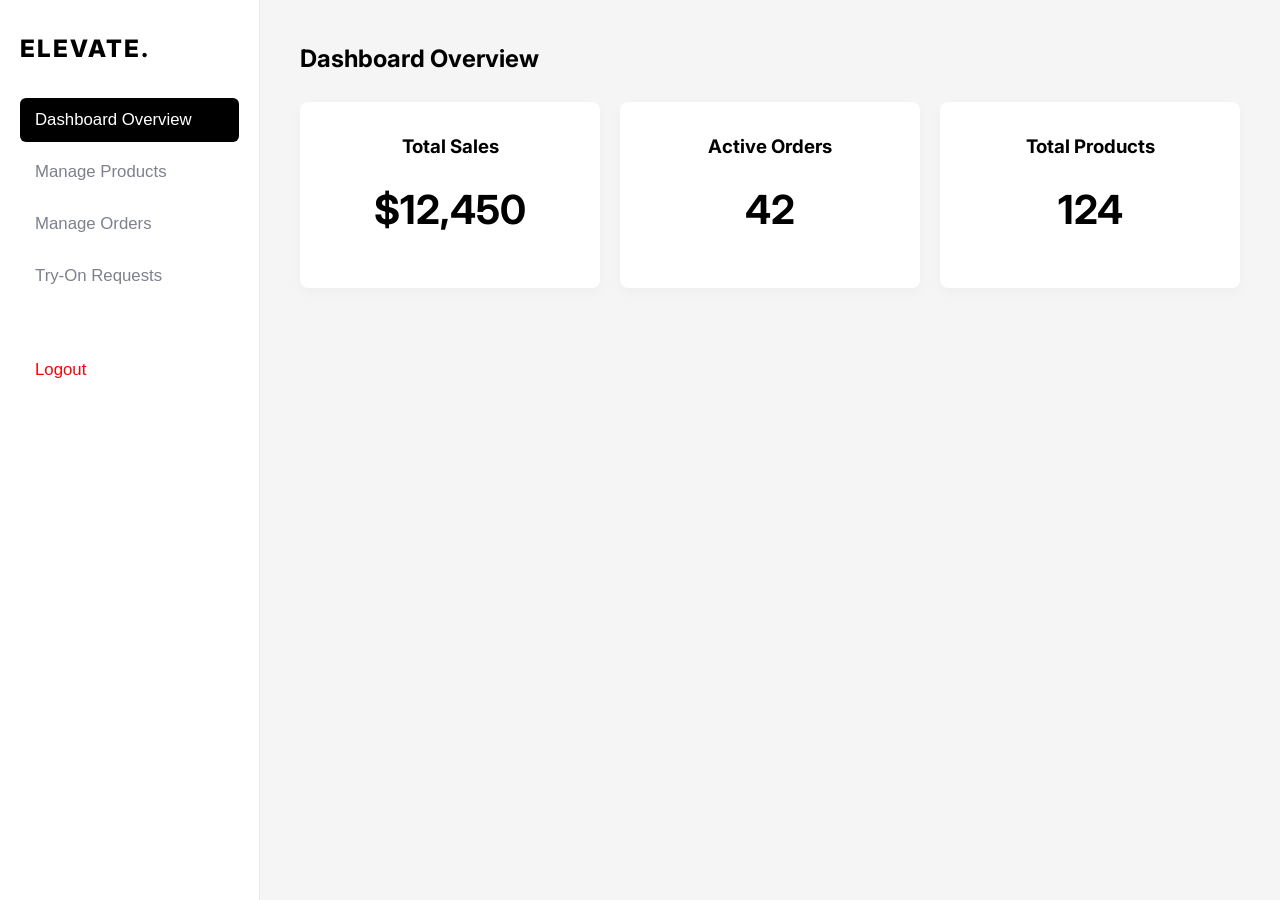
<file: admin/index.html>
<!DOCTYPE html>
<html lang="en">
<head>
    <meta charset="UTF-8">
    <meta name="viewport" content="width=device-width, initial-scale=1.0">
    <title>Admin Dashboard | ELEVATE</title>
    <link rel="stylesheet" href="../assets/css/global.css">
    <link rel="stylesheet" href="../assets/css/components.css">
    <style>
        body { background: var(--neutral-light); }
        .admin-layout {
            display: grid;
            grid-template-columns: 260px 1fr;
            min-height: 100vh;
        }
        .sidebar {
            background: #fff;
            padding: 30px 20px;
            border-right: 1px solid var(--border-color);
        }
        .sidebar h2 { margin-bottom: 30px; font-size: 1.5rem; letter-spacing: 2px; }
        .sidebar nav button {
            display: block;
            width: 100%;
            text-align: left;
            padding: 12px 15px;
            background: none;
            border: none;
            font-size: 1.05rem;
            color: var(--text-muted);
            cursor: pointer;
            border-radius: 6px;
            margin-bottom: 8px;
            transition: all 0.2s;
        }
        .sidebar nav button.active, .sidebar nav button:hover {
            background: #000;
            color: #fff;
        }
        .main-content {
            padding: 40px;
        }
        .card {
            background: #fff;
            padding: 30px;
            border-radius: 8px;
            box-shadow: 0 4px 12px rgba(0,0,0,0.03);
            margin-bottom: 30px;
        }
        .admin-section { display: none; }
        .admin-section.active { display: block; }
        
        table {
            width: 100%;
            border-collapse: collapse;
            margin-top: 20px;
        }
        th, td {
            padding: 15px;
            text-align: left;
            border-bottom: 1px solid var(--border-color);
        }
        th { color: var(--text-muted); font-weight: 500; font-size: 0.9rem; text-transform: uppercase; }
        
        .status-badge {
            padding: 5px 10px;
            border-radius: 50px;
            font-size: 0.85rem;
            font-weight: 600;
        }
        .status-pending { background: #fff3cd; color: #856404; }
        .status-completed { background: #d4edda; color: #155724; }
        .status-cancelled { background: #f8d7da; color: #721c24; }
    </style>
</head>
<body>
    <div class="admin-layout">
        <aside class="sidebar">
            <h2 class="logo">ELEVATE.</h2>
            <nav>
                <button class="active" onclick="switchAdminTab('dashboard')">Dashboard Overview</button>
                <button onclick="switchAdminTab('products')">Manage Products</button>
                <button onclick="switchAdminTab('orders')">Manage Orders</button>
                <button onclick="switchAdminTab('tryons')">Try-On Requests</button>
                <button style="margin-top: 50px; color: red;" onclick="logout()">Logout</button>
            </nav>
        </aside>

        <main class="main-content">
            <!-- Dashboard Overview -->
            <section id="tab-dashboard" class="admin-section active">
                <h1 class="mb-4">Dashboard Overview</h1>
                <div class="grid grid-cols-3">
                    <div class="card text-center">
                        <h3 class="text-muted">Total Sales</h3>
                        <h2 style="font-size: 2.5rem; margin-top:10px;">$12,450</h2>
                    </div>
                    <div class="card text-center">
                        <h3 class="text-muted">Active Orders</h3>
                        <h2 style="font-size: 2.5rem; margin-top:10px;">42</h2>
                    </div>
                    <div class="card text-center">
                        <h3 class="text-muted">Total Products</h3>
                        <h2 style="font-size: 2.5rem; margin-top:10px;">124</h2>
                    </div>
                </div>
            </section>

            <!-- Manage Products -->
            <section id="tab-products" class="admin-section">
                <div style="display:flex; justify-content: space-between; align-items:center;" class="mb-4">
                    <h1>Products Inventory</h1>
                    <button class="btn btn-primary">+ Add Product</button>
                </div>
                <div class="card">
                    <div id="products-loading">Loading products...</div>
                    <table id="products-table" style="display:none;">
                        <thead>
                            <tr>
                                <th>ID</th>
                                <th>Image</th>
                                <th>Name</th>
                                <th>Price</th>
                                <th>Stock</th>
                                <th>Actions</th>
                            </tr>
                        </thead>
                        <tbody id="products-list"></tbody>
                    </table>
                </div>
            </section>

            <!-- Manage Orders -->
            <section id="tab-orders" class="admin-section">
                <h1 class="mb-4">Recent Orders</h1>
                <div class="card">
                    <div id="orders-loading">Loading orders...</div>
                    <table id="orders-table" style="display:none;">
                        <thead>
                            <tr>
                                <th>Order ID</th>
                                <th>Customer ID</th>
                                <th>Total</th>
                                <th>Date</th>
                                <th>Status</th>
                                <th>Actions</th>
                            </tr>
                        </thead>
                        <tbody id="orders-list"></tbody>
                    </table>
                </div>
            </section>

            <!-- Try-On Requests -->
            <section id="tab-tryons" class="admin-section">
                <h1 class="mb-4">Virtual Try-On Requests</h1>
                <div class="card">
                    <div id="tryons-loading">Loading requests...</div>
                    <table id="tryons-table" style="display:none;">
                        <thead>
                            <tr>
                                <th>Req ID</th>
                                <th>User</th>
                                <th>Product</th>
                                <th>Date</th>
                                <th>Status</th>
                                <th>Result</th>
                            </tr>
                        </thead>
                        <tbody id="tryons-list"></tbody>
                    </table>
                </div>
            </section>
        </main>
    </div>

    <!-- The api.js will need to have API_BASE adjusted to '../api' if running from a subfolder, 
         but since API_BASE='api' in api.js, let's redefine it here or handle it. -->
    <script>
        const API_BASE = '../api'; 
    </script>
    <script src="../assets/js/api.js"></script>
    <!-- Override API_BASE after script load -->
    <script>
        // Temporary override for admin panel subdirectory pathing
        window.api.auth.profile = () => fetchAPI('/auth/profile.php');
        window.api.auth.logout = () => fetchAPI('/auth/logout.php');
        window.api.admin.products = () => fetchAPI('/admin/products.php');
        window.api.admin.orders = () => fetchAPI('/admin/orders.php');
        window.api.admin.tryons = () => fetchAPI('/admin/tryon_requests.php');

        async function fetchAPI(endpoint, method = 'GET', data = null) {
            const options = { method, headers: { 'Content-Type': 'application/json' } };
            if (data) options.body = JSON.stringify(data);
            const response = await fetch(`../api${endpoint}`, options);
            return await response.json();
        }

        function switchAdminTab(tabId) {
            document.querySelectorAll('.sidebar nav button').forEach(btn => btn.classList.remove('active'));
            document.querySelector(`.sidebar nav button[onclick="switchAdminTab('${tabId}')"]`).classList.add('active');
            
            document.querySelectorAll('.admin-section').forEach(sec => sec.classList.remove('active'));
            document.getElementById('tab-' + tabId).classList.add('active');
        }

        document.addEventListener('DOMContentLoaded', async () => {
            // Basic role check
            const userRes = await window.api.auth.profile();
            if (!userRes || !userRes.success || userRes.data.role !== 'admin') {
                alert("Access Denied. Admin privileges required.");
                window.location.href = '../login.html';
                return;
            }

            loadProducts();
            loadOrders();
            loadTryons();
        });

        async function loadProducts() {
            const res = await window.api.admin.products();
            document.getElementById('products-loading').style.display = 'none';
            document.getElementById('products-table').style.display = 'table';
            
            if (res && res.success) {
                let html = '';
                res.data.forEach(p => {
                    const imgUrl = p.image.startsWith('assets') ? '../' + p.image : p.image;
                    html += `
                        <tr>
                            <td>#${p.id}</td>
                            <td><img src="${imgUrl}" style="width:40px; height:50px; object-fit:cover; border-radius:4px;"></td>
                            <td><strong>${p.name}</strong><br><small class="text-muted">${p.category}</small></td>
                            <td>$${parseFloat(p.price).toFixed(2)}</td>
                            <td>${p.stock}</td>
                            <td><a href="#" style="color:var(--primary-color);">Edit</a></td>
                        </tr>
                    `;
                });
                document.getElementById('products-list').innerHTML = html;
            }
        }

        async function loadOrders() {
            const res = await window.api.admin.orders();
            document.getElementById('orders-loading').style.display = 'none';
            document.getElementById('orders-table').style.display = 'table';
            
            if (res && res.success) {
                let html = '';
                res.data.forEach(o => {
                    const statusClass = `status-${o.status}`;
                    html += `
                        <tr>
                            <td>#${o.id}</td>
                            <td>User #${o.user_id}</td>
                            <td><strong>$${parseFloat(o.total_price).toFixed(2)}</strong></td>
                            <td>${new Date(o.created_at).toLocaleDateString()}</td>
                            <td><span class="status-badge ${statusClass}">${o.status.toUpperCase()}</span></td>
                            <td>
                                <select onchange="updateOrderStatus(${o.id}, this.value)" style="padding:4px; border-radius:4px;">
                                    <option value="pending" ${o.status==='pending'?'selected':''}>Pending</option>
                                    <option value="completed" ${o.status==='completed'?'selected':''}>Completed</option>
                                    <option value="cancelled" ${o.status==='cancelled'?'selected':''}>Cancelled</option>
                                </select>
                            </td>
                        </tr>
                    `;
                });
                document.getElementById('orders-list').innerHTML = html;
            }
        }

        async function loadTryons() {
            const res = await window.api.admin.tryons();
            document.getElementById('tryons-loading').style.display = 'none';
            document.getElementById('tryons-table').style.display = 'table';
            
            if (res && res.success) {
                let html = '';
                res.data.forEach(t => {
                    const statusClass = t.status === 'completed' ? 'status-completed' : (t.status === 'failed' ? 'status-cancelled' : 'status-pending');
                    const userName = t.user_name ? t.user_name : 'Guest';
                    html += `
                        <tr>
                            <td>#${t.id}</td>
                            <td>${userName}</td>
                            <td>${t.product_name}</td>
                            <td>${new Date(t.created_at).toLocaleDateString()}</td>
                            <td><span class="status-badge ${statusClass}">${t.status.toUpperCase()}</span></td>
                            <td>
                                ${t.result_image_url ? `<a href="${t.result_image_url}" target="_blank" style="color:var(--primary-color);">View</a>` : '-'}
                            </td>
                        </tr>
                    `;
                });
                document.getElementById('tryons-list').innerHTML = html;
            }
        }

        async function updateOrderStatus(id, status) {
            alert('Order status update API call would go here.');
        }

        function logout() {
            window.api.auth.logout().then(() => {
                window.location.href = '../login.html';
            });
        }
    </script>
</body>
</html>
</file>
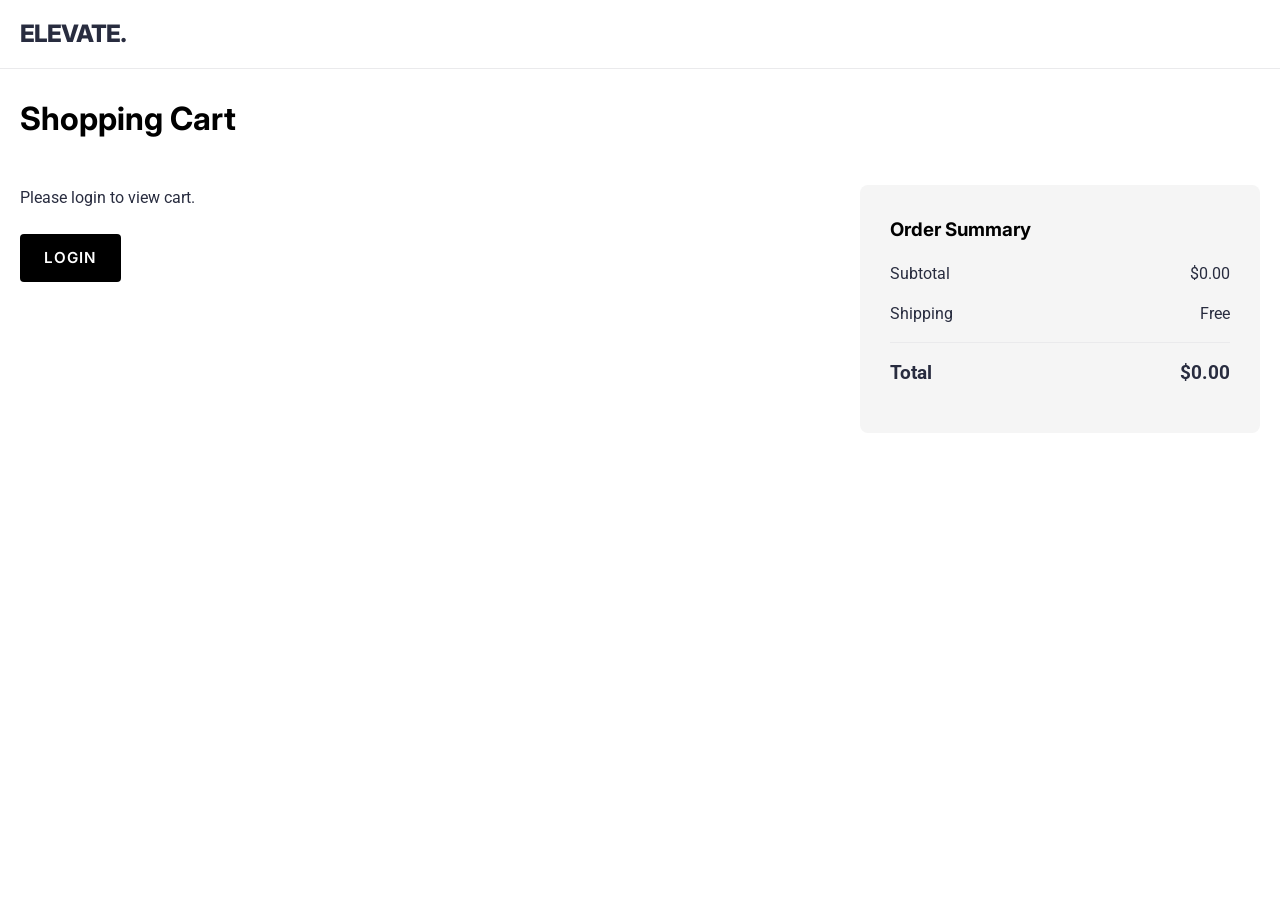
<file: cart.html>
<!DOCTYPE html>
<html lang="en">
<head>
    <meta charset="UTF-8">
    <meta name="viewport" content="width=device-width, initial-scale=1.0">
    <title>Your Cart | ELEVATE</title>
    <link rel="stylesheet" href="assets/css/global.css">
    <link rel="stylesheet" href="assets/css/components.css">
    <style>
        .cart-container { display: grid; grid-template-columns: 2fr 1fr; gap: 40px; margin-top: 40px; }
        .cart-item { display: flex; gap: 20px; padding: 20px 0; border-bottom: 1px solid var(--border-color); }
        .cart-item img { width: 100px; height: 133px; object-fit: cover; border-radius: 4px; }
        .cart-item-details { flex: 1; }
        .cart-summary { background: var(--neutral-light); padding: 30px; border-radius: 8px; height: fit-content; }
        .summary-row { display: flex; justify-content: space-between; margin-bottom: 15px; }
        .summary-total { font-size: 1.2rem; font-weight: 700; border-top: 1px solid var(--border-color); padding-top: 15px; margin-top: 15px; }
        
        @media (max-width: 768px) { .cart-container { grid-template-columns: 1fr; } }
    </style>
</head>
<body>
    <header class="header">
        <div class="container nav-container">
            <a href="index.html" class="logo">ELEVATE.</a>
        </div>
    </header>

    <main class="container">
        <h1 class="mt-4">Shopping Cart</h1>
        <div class="cart-container">
            <div id="cart-items">
                <p>Loading cart...</p>
            </div>
            
            <div class="cart-summary">
                <h3>Order Summary</h3>
                <div class="summary-row">
                    <span>Subtotal</span>
                    <span id="summary-subtotal">$0.00</span>
                </div>
                <div class="summary-row">
                    <span>Shipping</span>
                    <span>Free</span>
                </div>
                <div class="summary-row summary-total">
                    <span>Total</span>
                    <span id="summary-total">$0.00</span>
                </div>
                <a href="checkout.html" class="btn btn-primary btn-block mt-4" id="checkout-btn" style="display:none;">Proceed to Checkout</a>
            </div>
        </div>
    </main>

    <script src="assets/js/api.js"></script>
    <script>
        document.addEventListener('DOMContentLoaded', loadCart);

        async function loadCart() {
            const container = document.getElementById('cart-items');
            try {
                const res = await api.cart.get();
                if (res && res.success) {
                    if (res.data.length === 0) {
                        container.innerHTML = '<p>Your cart is empty. <a href="products.html" style="text-decoration:underline;">Continue shopping</a>.</p>';
                        return;
                    }
                    
                    let html = '';
                    let total = 0;
                    res.data.forEach(item => {
                        const imgUrl = item.image.startsWith('assets') ? 'https://via.placeholder.com/100x133?text='+item.name : item.image;
                        const itemTotal = item.price * item.quantity;
                        total += itemTotal;
                        html += `
                            <div class="cart-item">
                                <img src="${imgUrl}" alt="${item.name}">
                                <div class="cart-item-details">
                                    <h4>${item.name}</h4>
                                    <p>$${item.price} x ${item.quantity}</p>
                                    <p style="font-weight:bold; margin-top:10px;">$${itemTotal.toFixed(2)}</p>
                                </div>
                                <div>
                                    <button class="btn btn-outline" style="padding: 5px 10px;" onclick="removeItem(${item.cart_id})">Remove</button>
                                </div>
                            </div>
                        `;
                    });
                    container.innerHTML = html;
                    document.getElementById('summary-subtotal').textContent = `$${total.toFixed(2)}`;
                    document.getElementById('summary-total').textContent = `$${total.toFixed(2)}`;
                    document.getElementById('checkout-btn').style.display = 'block';
                } else {
                    container.innerHTML = '<p>Please login to view cart.</p><a href="login.html" class="btn btn-primary mt-4">Login</a>';
                }
            } catch (e) {
                console.error(e);
            }
        }

        async function removeItem(cartId) {
            const res = await api.cart.remove(cartId);
            if (res && res.success) {
                loadCart();
            } else {
                alert('Failed to remove item');
            }
        }
    </script>
</body>
</html>
</file>
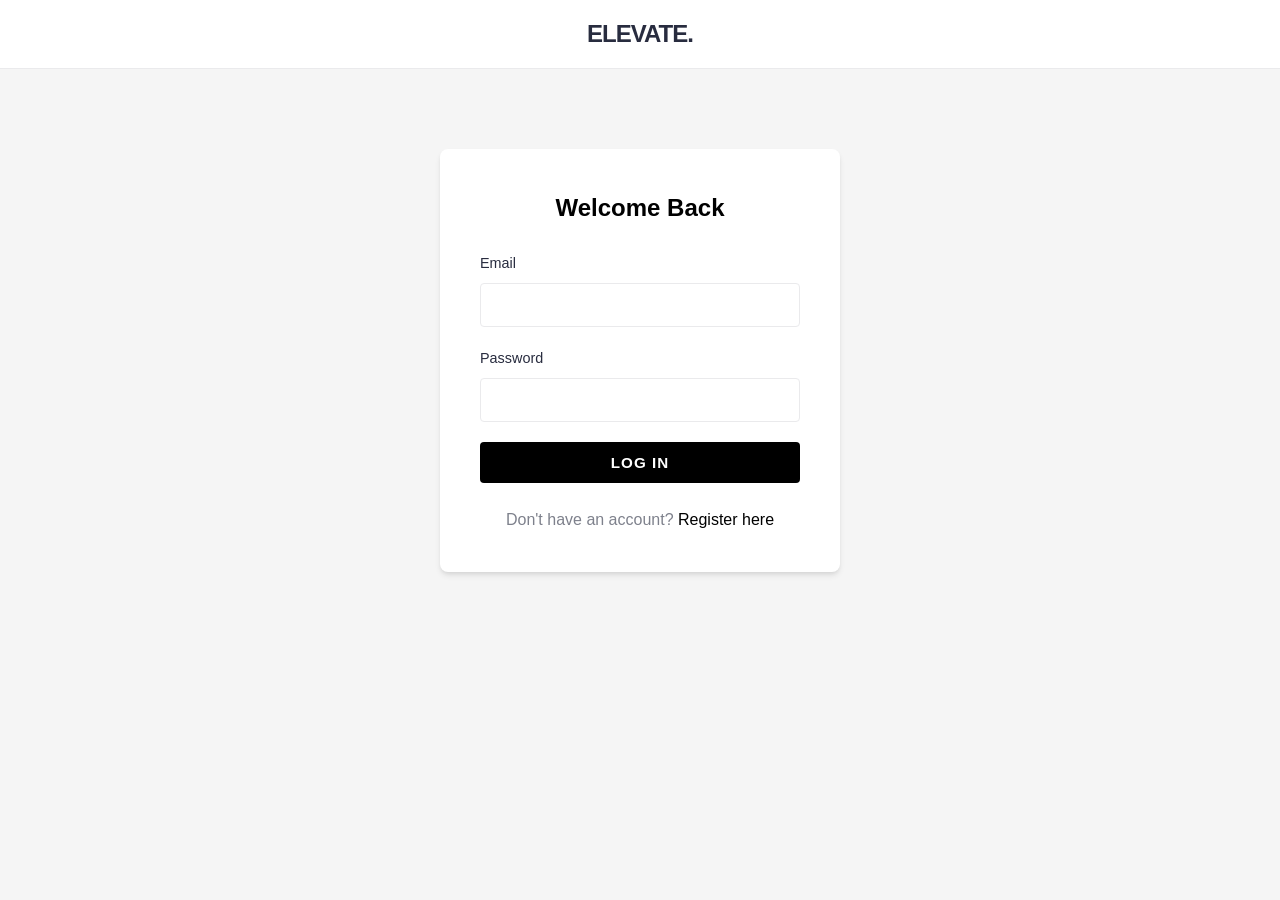
<file: checkout.html>
<!DOCTYPE html>
<html lang="en">
<head>
    <meta charset="UTF-8">
    <meta name="viewport" content="width=device-width, initial-scale=1.0">
    <title>Checkout | ELEVATE</title>
    <link rel="stylesheet" href="assets/css/global.css">
    <link rel="stylesheet" href="assets/css/components.css">
    <style>
        .checkout-container { display: grid; grid-template-columns: 2fr 1fr; gap: 40px; margin-top: 40px; }
        .form-section { background: #fff; padding: 30px; border-radius: 8px; border: 1px solid var(--border-color); margin-bottom: 20px; }
        .form-section h3 { margin-bottom: 20px; padding-bottom: 10px; border-bottom: 1px solid var(--border-color); }
        .cart-summary { background: var(--neutral-light); padding: 30px; border-radius: 8px; height: fit-content; }
        .summary-row { display: flex; justify-content: space-between; margin-bottom: 15px; }
        .summary-total { font-size: 1.2rem; font-weight: 700; border-top: 1px solid var(--border-color); padding-top: 15px; margin-top: 15px; }
        
        @media (max-width: 768px) { .checkout-container { grid-template-columns: 1fr; } }
    </style>
</head>
<body>
    <header class="header">
        <div class="container nav-container">
            <a href="index.html" class="logo">ELEVATE.</a>
        </div>
    </header>

    <main class="container">
        <h1 class="mt-4">Checkout</h1>
        <div class="checkout-container">
            <div>
                <form id="checkout-form">
                    <div class="form-section">
                        <h3>Shipping Address</h3>
                        <div class="grid grid-cols-2">
                            <div class="form-group">
                                <label class="form-label">First Name</label>
                                <input type="text" class="form-input" required>
                            </div>
                            <div class="form-group">
                                <label class="form-label">Last Name</label>
                                <input type="text" class="form-input" required>
                            </div>
                        </div>
                        <div class="form-group">
                            <label class="form-label">Address</label>
                            <input type="text" class="form-input" required>
                        </div>
                        <div class="grid grid-cols-3">
                            <div class="form-group">
                                <label class="form-label">City</label>
                                <input type="text" class="form-input" required>
                            </div>
                            <div class="form-group">
                                <label class="form-label">State</label>
                                <input type="text" class="form-input" required>
                            </div>
                            <div class="form-group">
                                <label class="form-label">Zip Code</label>
                                <input type="text" class="form-input" required>
                            </div>
                        </div>
                    </div>

                    <div class="form-section">
                        <h3>Payment Method</h3>
                        <div class="form-group">
                            <label style="display:block; margin-bottom:10px;">
                                <input type="radio" name="payment" value="card" checked> Credit/Debit Card
                            </label>
                            <label style="display:block;">
                                <input type="radio" name="payment" value="cod"> Cash on Delivery
                            </label>
                        </div>
                        <div id="card-details">
                            <div class="form-group">
                                <label class="form-label">Card Number</label>
                                <input type="text" class="form-input" placeholder="0000 0000 0000 0000">
                            </div>
                            <div class="grid grid-cols-2">
                                <div class="form-group">
                                    <label class="form-label">Expiry Date</label>
                                    <input type="text" class="form-input" placeholder="MM/YY">
                                </div>
                                <div class="form-group">
                                    <label class="form-label">CVV</label>
                                    <input type="text" class="form-input" placeholder="123">
                                </div>
                            </div>
                        </div>
                    </div>
                    
                    <button type="submit" class="btn btn-primary btn-block" style="font-size: 1.1rem; padding: 15px;">Place Order</button>
                </form>
            </div>
            
            <div class="cart-summary">
                <h3>Order Summary</h3>
                <div id="checkout-items">Loading...</div>
                <div class="summary-row summary-total mt-4">
                    <span>Total</span>
                    <span id="checkout-total">$0.00</span>
                </div>
            </div>
        </div>
    </main>

    <script src="assets/js/api.js"></script>
    <script>
        document.addEventListener('DOMContentLoaded', async () => {
            try {
                const res = await api.cart.get();
                if (res && res.success) {
                    if (res.data.length === 0) {
                        window.location.href = 'cart.html';
                        return;
                    }
                    let html = '';
                    let total = 0;
                    res.data.forEach(item => {
                        total += item.price * item.quantity;
                        html += `
                            <div class="summary-row" style="font-size:0.9rem;">
                                <span>${item.name} (x${item.quantity})</span>
                                <span>$${(item.price * item.quantity).toFixed(2)}</span>
                            </div>
                        `;
                    });
                    document.getElementById('checkout-items').innerHTML = html;
                    document.getElementById('checkout-total').textContent = `$${total.toFixed(2)}`;
                } else {
                    window.location.href = 'login.html';
                }
            } catch (e) {
                console.error(e);
            }
        });

        document.getElementById('checkout-form').addEventListener('submit', async (e) => {
            e.preventDefault();
            // Show loading state
            const btn = e.target.querySelector('button[type="submit"]');
            const originalText = btn.textContent;
            btn.textContent = 'Processing...';
            btn.disabled = true;

            const res = await api.orders.create();
            if (res && res.success) {
                alert('Order placed successfully! Order ID: ' + res.order_id);
                window.location.href = 'index.html';
            } else {
                alert(res.error || 'Failed to place order');
                btn.textContent = originalText;
                btn.disabled = false;
            }
        });
    </script>
</body>
</html>
</file>
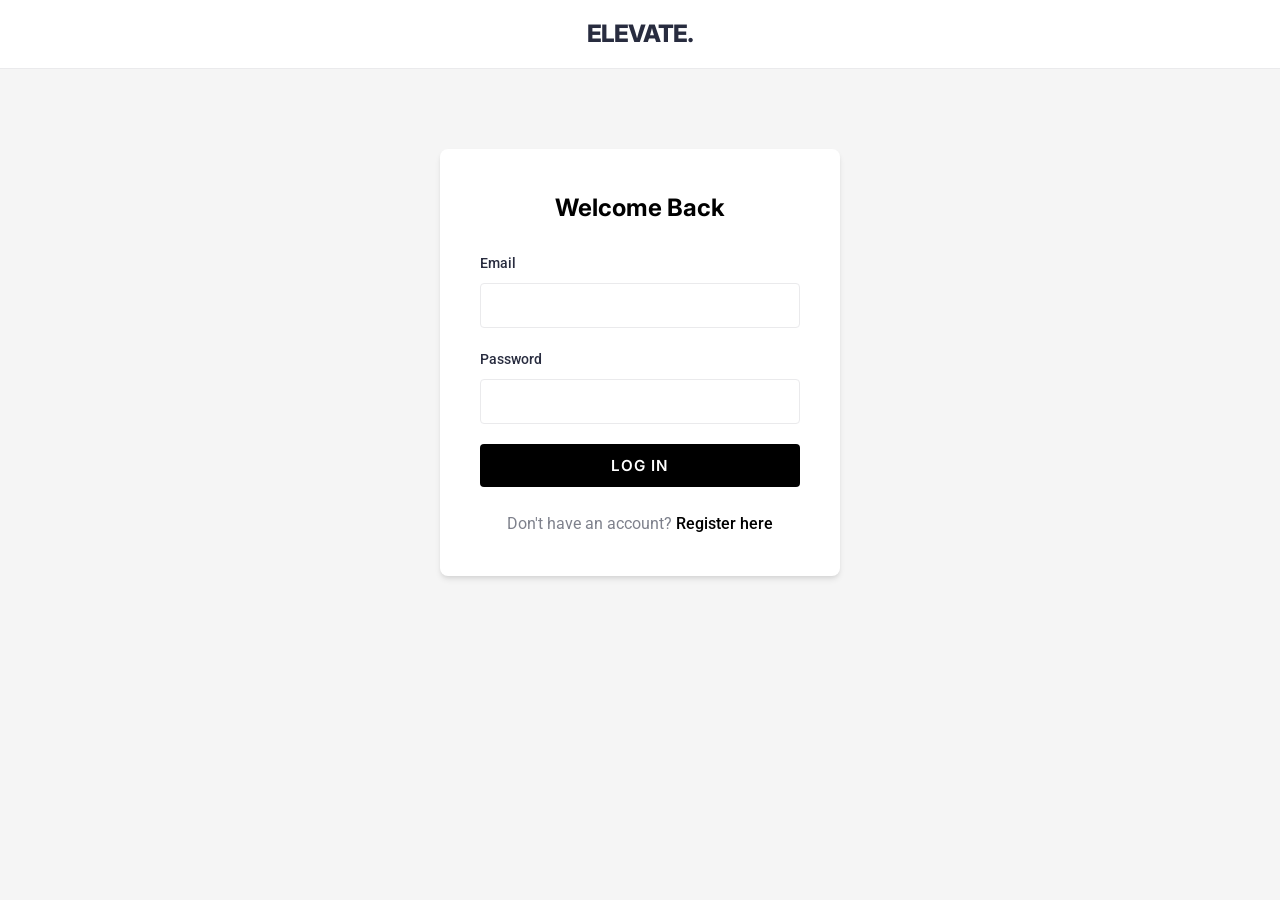
<file: login.html>
<!DOCTYPE html>
<html lang="en">
<head>
    <meta charset="UTF-8">
    <meta name="viewport" content="width=device-width, initial-scale=1.0">
    <title>Login | ELEVATE</title>
    <link rel="stylesheet" href="assets/css/global.css">
    <link rel="stylesheet" href="assets/css/components.css">
    <style>
        .auth-container {
            max-width: 400px;
            margin: 80px auto;
            padding: 40px;
            background: #fff;
            border-radius: 8px;
            box-shadow: var(--shadow-md);
        }
    </style>
</head>
<body style="background-color: var(--neutral-light);">
    <header class="header">
        <div class="container text-center">
            <a href="index.html" class="logo">ELEVATE.</a>
        </div>
    </header>

    <main class="container">
        <div class="auth-container">
            <h2 class="text-center mb-4">Welcome Back</h2>
            <form id="login-form">
                <div class="form-group">
                    <label class="form-label">Email</label>
                    <input type="email" id="email" class="form-input" required>
                </div>
                <div class="form-group">
                    <label class="form-label">Password</label>
                    <input type="password" id="password" class="form-input" required>
                </div>
                <button type="submit" class="btn btn-primary btn-block">Log In</button>
            </form>
            <p class="text-center mt-4" style="color: var(--text-muted);">
                Don't have an account? <a href="register.html" style="color: var(--primary-color); font-weight: 500;">Register here</a>
            </p>
        </div>
    </main>

    <script src="assets/js/api.js"></script>
    <script>
        document.getElementById('login-form').addEventListener('submit', async (e) => {
            e.preventDefault();
            const email = document.getElementById('email').value;
            const password = document.getElementById('password').value;
            
            const res = await api.auth.login({ email, password });
            if (res && res.success) {
                window.location.href = 'index.html';
            } else {
                alert(res.error || 'Login failed');
            }
        });
    </script>
</body>
</html>
</file>
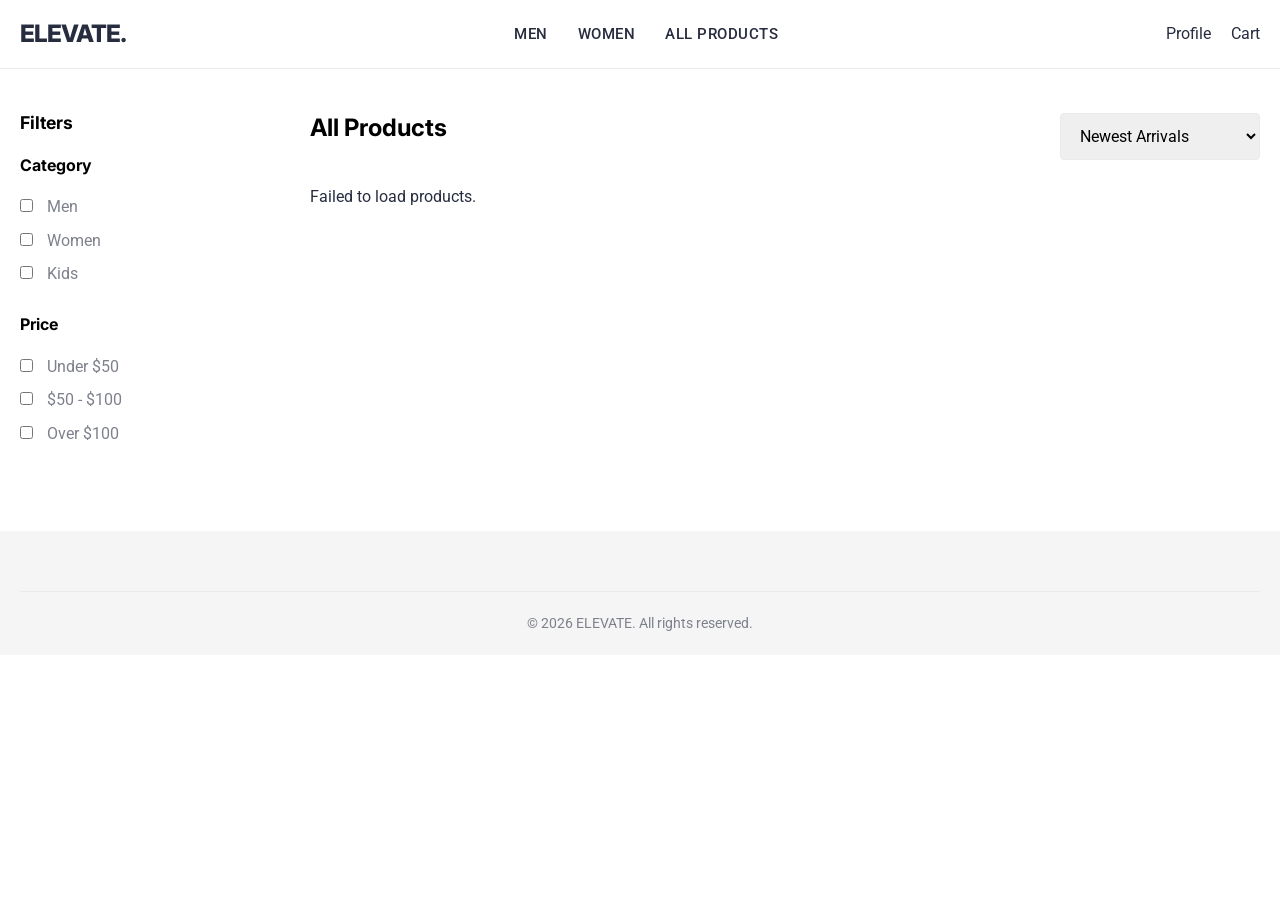
<file: products.html>
<!DOCTYPE html>
<html lang="en">
<head>
    <meta charset="UTF-8">
    <meta name="viewport" content="width=device-width, initial-scale=1.0">
    <title>Products | ELEVATE</title>
    <link rel="stylesheet" href="assets/css/global.css">
    <link rel="stylesheet" href="assets/css/components.css">
    <style>
        .listing-container {
            display: grid;
            grid-template-columns: 250px 1fr;
            gap: 40px;
            margin-top: 40px;
        }
        .sidebar-filters h3 { margin-bottom: 15px; font-size: 1.1rem; }
        .filter-group { margin-bottom: 25px; }
        .filter-group label { display: block; margin-bottom: 8px; cursor: pointer; color: var(--text-muted); }
        .filter-group input { margin-right: 10px; }
        
        .listing-header { display: flex; justify-content: space-between; align-items: center; margin-bottom: 20px; }
        
        @media (max-width: 768px) {
            .listing-container { grid-template-columns: 1fr; }
            .sidebar-filters { display: none; } /* Mobile filter toggle needed in real app */
        }
    </style>
</head>
<body>
    <header class="header">
        <div class="container nav-container">
            <a href="index.html" class="logo">ELEVATE.</a>
            <nav class="nav-links">
                <a href="products.html?category=Men">Men</a>
                <a href="products.html?category=Women">Women</a>
                <a href="products.html">All Products</a>
            </nav>
            <div class="nav-icons">
                <a href="login.html">Profile</a>
                <a href="cart.html">Cart</a>
            </div>
        </div>
    </header>

    <main class="container">
        <div class="listing-container">
            <aside class="sidebar-filters">
                <h3>Filters</h3>
                <div class="filter-group">
                    <h4>Category</h4>
                    <label><input type="checkbox" value="Men"> Men</label>
                    <label><input type="checkbox" value="Women"> Women</label>
                    <label><input type="checkbox" value="Kids"> Kids</label>
                </div>
                <div class="filter-group">
                    <h4>Price</h4>
                    <label><input type="checkbox" value="0-50"> Under $50</label>
                    <label><input type="checkbox" value="50-100"> $50 - $100</label>
                    <label><input type="checkbox" value="100+"> Over $100</label>
                </div>
            </aside>
            
            <div>
                <div class="listing-header">
                    <h2 id="page-title">All Products</h2>
                    <select class="form-input" style="width: 200px;">
                        <option value="newest">Newest Arrivals</option>
                        <option value="price-low">Price: Low to High</option>
                        <option value="price-high">Price: High to Low</option>
                    </select>
                </div>
                
                <div class="grid grid-cols-3" id="products-grid">
                    <!-- Products loaded here -->
                    <p>Loading products...</p>
                </div>
            </div>
        </div>
    </main>

    <footer class="footer">
        <div class="container">
            <div class="footer-bottom">
                &copy; 2026 ELEVATE. All rights reserved.
            </div>
        </div>
    </footer>

    <script src="assets/js/api.js"></script>
    <script>
        document.addEventListener('DOMContentLoaded', async () => {
            const urlParams = new URLSearchParams(window.location.search);
            const category = urlParams.get('category');
            
            if (category) {
                document.getElementById('page-title').textContent = category + "'s Collection";
            }

            const productsContainer = document.getElementById('products-grid');
            
            try {
                const response = await api.products.getAll(category);
                if (response && response.success) {
                    let html = '';
                    if (response.data.length === 0) {
                        html = '<p>No products found.</p>';
                    } else {
                        response.data.forEach(product => {
                            const imgUrl = product.image;
                            html += `
                                <div class="product-card">
                                    <div class="product-image-wrapper">
                                        <a href="product.html?id=${product.id}">
                                            <img src="${imgUrl}" alt="${product.name}">
                                        </a>
                                    </div>
                                    <div class="product-info">
                                        <div class="product-brand">${product.category}</div>
                                        <h3 class="product-title"><a href="product.html?id=${product.id}">${product.name}</a></h3>
                                        <div class="product-price">$${parseFloat(product.price).toFixed(2)}</div>
                                    </div>
                                </div>
                            `;
                        });
                    }
                    productsContainer.innerHTML = html;
                } else {
                    productsContainer.innerHTML = '<p>Failed to load products.</p>';
                }
            } catch (e) {
                console.error(e);
            }
        });
    </script>
</body>
</html>
</file>
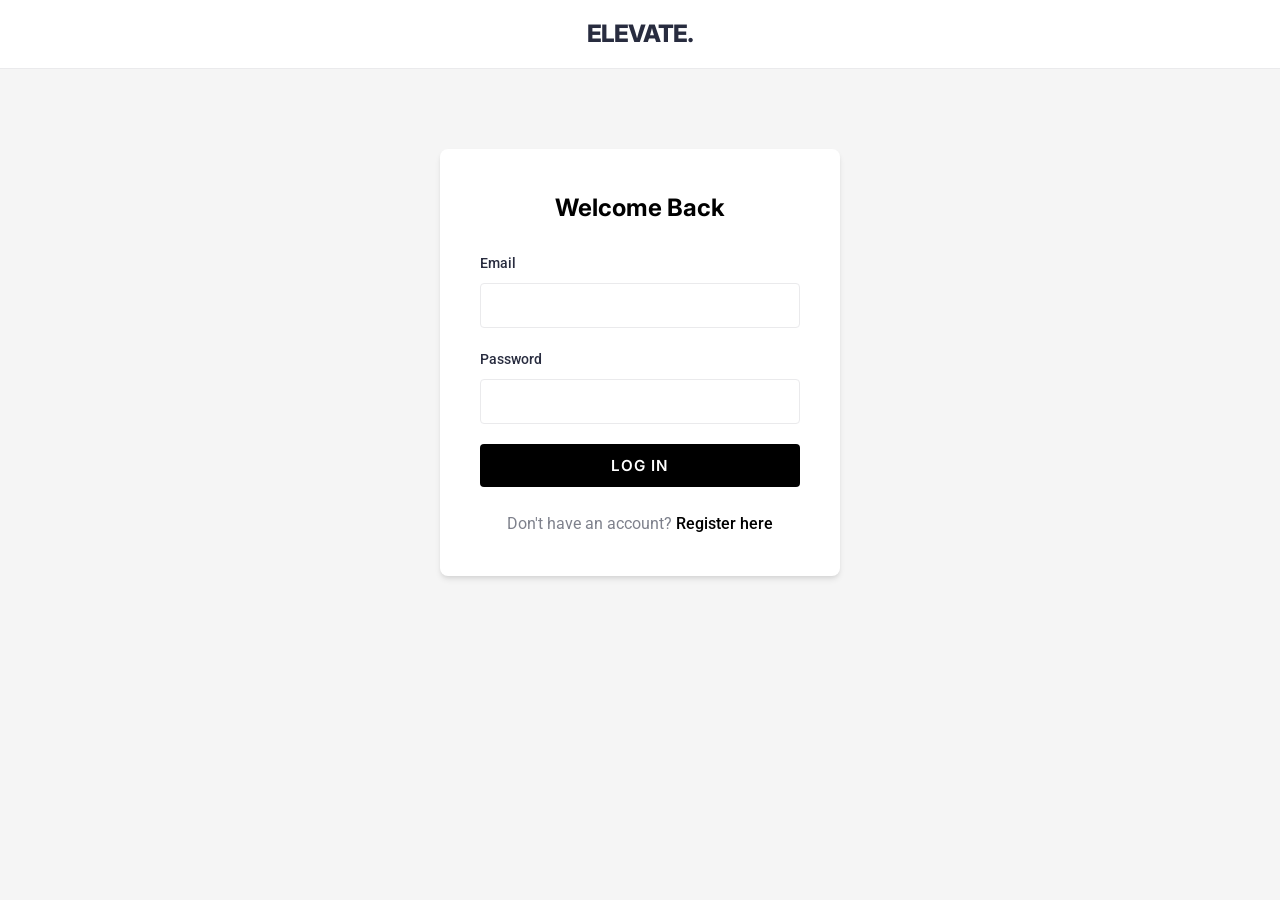
<file: profile.html>
<!DOCTYPE html>
<html lang="en">
<head>
    <meta charset="UTF-8">
    <meta name="viewport" content="width=device-width, initial-scale=1.0">
    <title>My Profile | ELEVATE</title>
    <link rel="stylesheet" href="assets/css/global.css">
    <link rel="stylesheet" href="assets/css/components.css">
    <style>
        .profile-container {
            display: grid;
            grid-template-columns: 250px 1fr;
            gap: 40px;
            margin-top: 40px;
        }
        .profile-nav {
            background: #fff;
            padding: 20px;
            border-radius: 8px;
            box-shadow: 0 4px 12px rgba(0,0,0,0.05);
            height: fit-content;
        }
        .profile-nav button {
            display: block;
            width: 100%;
            text-align: left;
            padding: 12px 15px;
            background: none;
            border: none;
            font-size: 1rem;
            color: var(--text-muted);
            cursor: pointer;
            border-radius: 4px;
            margin-bottom: 5px;
            transition: all 0.2s ease;
        }
        .profile-nav button.active, .profile-nav button:hover {
            background: var(--neutral-light);
            color: #000;
            font-weight: 600;
        }
        .tab-content {
            display: none;
            background: #fff;
            padding: 30px;
            border-radius: 8px;
            box-shadow: 0 4px 12px rgba(0,0,0,0.05);
        }
        .tab-content.active {
            display: block;
        }
        .order-card {
            border: 1px solid var(--border-color);
            padding: 20px;
            border-radius: 8px;
            margin-bottom: 20px;
        }
        .order-header {
            display: flex;
            justify-content: space-between;
            border-bottom: 1px solid var(--border-color);
            padding-bottom: 10px;
            margin-bottom: 15px;
        }
        @media (max-width: 768px) {
            .profile-container { grid-template-columns: 1fr; }
        }
    </style>
</head>
<body>
    <header class="header">
        <div class="container nav-container">
            <a href="index.html" class="logo">ELEVATE.</a>
            <nav class="nav-links">
                <a href="products.html">Shop All</a>
            </nav>
            <div class="nav-icons">
                <a href="cart.html">Cart</a>
                <a href="#" onclick="logout()">Logout</a>
            </div>
        </div>
    </header>

    <main class="container">
        <h1 class="mb-4">My Account</h1>
        <div class="profile-container">
            <aside class="profile-nav">
                <button class="active" onclick="switchTab('details')">Personal Details</button>
                <button onclick="switchTab('orders')">Order History</button>
                <button onclick="switchTab('tryons')">My Try-Ons</button>
                <button onclick="switchTab('addresses')">Saved Addresses</button>
            </aside>
            
            <div class="profile-content">
                <!-- Personal Details Tab -->
                <div id="tab-details" class="tab-content active">
                    <h2 class="mb-4">Personal Details</h2>
                    <div id="user-details-loading">Loading...</div>
                    <div id="user-details" style="display:none;">
                        <p><strong>Name:</strong> <span id="user-name"></span></p>
                        <p><strong>Email:</strong> <span id="user-email"></span></p>
                        <p><strong>Member Since:</strong> <span id="user-joined"></span></p>
                    </div>
                </div>

                <!-- Orders Tab -->
                <div id="tab-orders" class="tab-content">
                    <h2 class="mb-4">Order History</h2>
                    <div id="orders-loading">Loading...</div>
                    <div id="orders-list" style="display:none;">
                        <!-- Orders injected here -->
                    </div>
                </div>

                <!-- Try-Ons Tab -->
                <div id="tab-tryons" class="tab-content">
                    <h2 class="mb-4">My Virtual Try-Ons</h2>
                    <div id="tryons-loading">Loading...</div>
                    <div id="tryons-list" style="display:none; display:grid; grid-template-columns: repeat(2, 1fr); gap: 20px;">
                        <!-- Try-ons injected here -->
                    </div>
                </div>

                <!-- Addresses Tab -->
                <div id="tab-addresses" class="tab-content">
                    <h2 class="mb-4">Saved Addresses</h2>
                    <p class="text-muted">You have no saved addresses yet.</p>
                </div>
            </div>
        </div>
    </main>

    <script src="assets/js/api.js"></script>
    <script>
        function switchTab(tabId) {
            document.querySelectorAll('.profile-nav button').forEach(btn => btn.classList.remove('active'));
            document.querySelector(`.profile-nav button[onclick="switchTab('${tabId}')"]`).classList.add('active');
            
            document.querySelectorAll('.tab-content').forEach(tab => tab.classList.remove('active'));
            document.getElementById('tab-' + tabId).classList.add('active');
        }

        document.addEventListener('DOMContentLoaded', async () => {
            // Check if logged in (basic check via API call)
            try {
                const userRes = await api.auth.profile();
                if (userRes && userRes.success) {
                    const user = userRes.data;
                    document.getElementById('user-details-loading').style.display = 'none';
                    document.getElementById('user-details').style.display = 'block';
                    document.getElementById('user-name').textContent = user.name;
                    document.getElementById('user-email').textContent = user.email;
                    document.getElementById('user-joined').textContent = new Date(user.created_at).toLocaleDateString();
                } else {
                    window.location.href = 'login.html'; // Redirect to login if not authenticated
                }

                // Load Orders
                const ordersRes = await api.orders.get();
                if (ordersRes && ordersRes.success) {
                    const ordersContainer = document.getElementById('orders-list');
                    document.getElementById('orders-loading').style.display = 'none';
                    ordersContainer.style.display = 'block';

                    if (ordersRes.data.length === 0) {
                        ordersContainer.innerHTML = '<p>You have not placed any orders yet.</p>';
                    } else {
                        let html = '';
                        ordersRes.data.forEach(order => {
                            html += `
                                <div class="order-card">
                                    <div class="order-header">
                                        <div><strong>Order #${order.id}</strong> <br> ${new Date(order.created_at).toLocaleDateString()}</div>
                                        <div style="text-align:right;"><strong>$${parseFloat(order.total_price).toFixed(2)}</strong> <br> <span style="color: ${order.status === 'completed' ? 'green' : 'orange'}; text-transform: capitalize;">${order.status}</span></div>
                                    </div>
                                    <div>${order.items_count} Item(s)</div>
                                </div>
                            `;
                        });
                        ordersContainer.innerHTML = html;
                    }
                }

                // Load Try-Ons History
                const tryonRes = await api.tryon.history();
                if (tryonRes && tryonRes.success) {
                    const tryonContainer = document.getElementById('tryons-list');
                    document.getElementById('tryons-loading').style.display = 'none';
                    tryonContainer.style.display = 'grid';

                    if (tryonRes.data.length === 0) {
                        tryonContainer.innerHTML = '<p style="grid-column: 1 / -1;">You have not generated any try-ons yet.</p>';
                    } else {
                        let html = '';
                        tryonRes.data.forEach(t => {
                            html += `
                                <div style="border:1px solid #eee; border-radius:8px; padding:15px; text-align:center;">
                                    <img src="${t.result_image_url || t.person_image_url}" style="width:100%; border-radius:8px; margin-bottom:10px;">
                                    <p><strong>${t.product_name}</strong></p>
                                    <p class="text-muted" style="font-size:0.8rem;">${new Date(t.created_at).toLocaleDateString()} - <span style="color:${t.status==='completed'?'green':'orange'}">${t.status.toUpperCase()}</span></p>
                                </div>
                            `;
                        });
                        tryonContainer.innerHTML = html;
                    }
                }

            } catch (e) {
                console.error(e);
            }
        });

        function logout() {
            api.auth.logout().then(() => {
                window.location.href = 'login.html';
            });
        }
    </script>
</body>
</html>
</file>
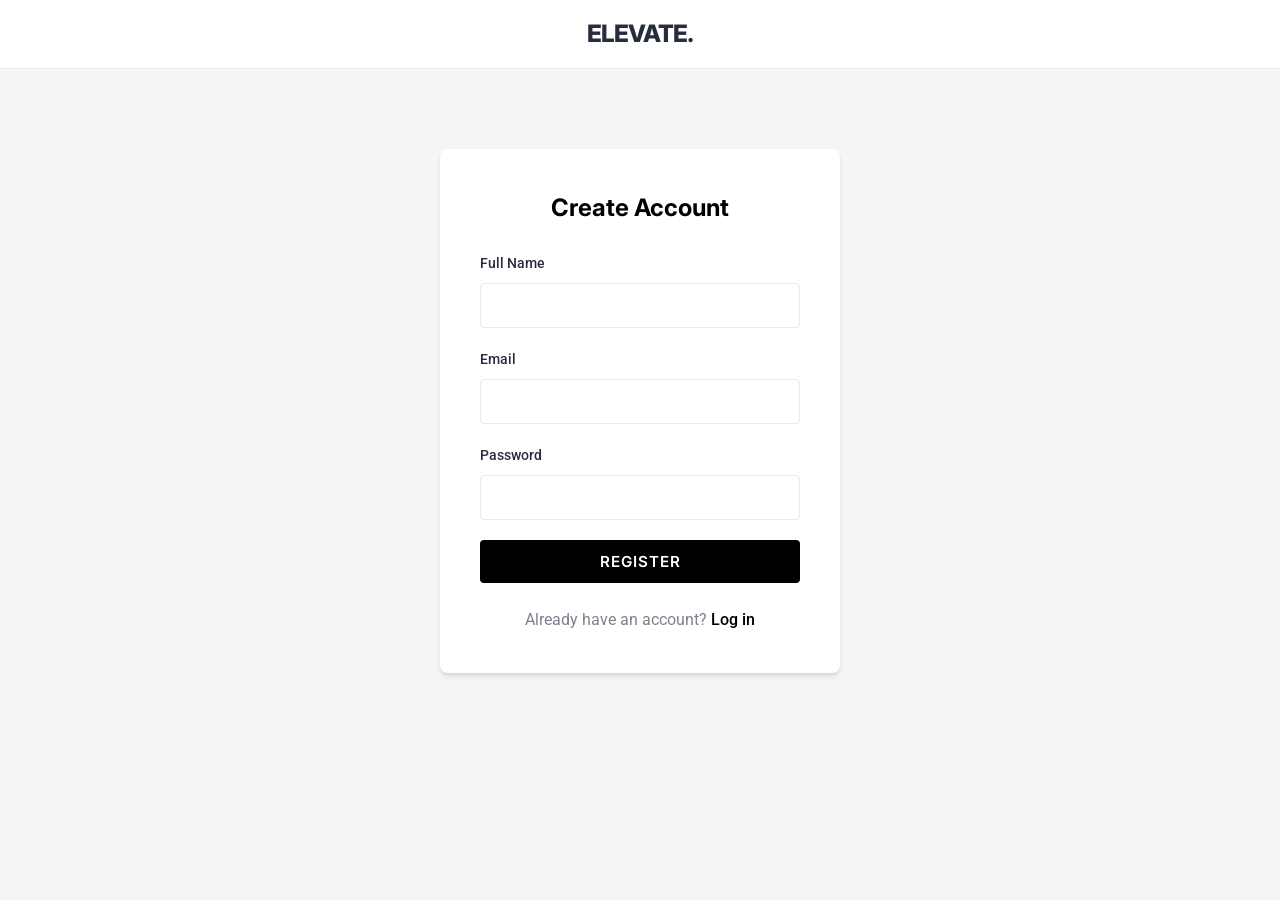
<file: register.html>
<!DOCTYPE html>
<html lang="en">
<head>
    <meta charset="UTF-8">
    <meta name="viewport" content="width=device-width, initial-scale=1.0">
    <title>Register | ELEVATE</title>
    <link rel="stylesheet" href="assets/css/global.css">
    <link rel="stylesheet" href="assets/css/components.css">
    <style>
        .auth-container {
            max-width: 400px;
            margin: 80px auto;
            padding: 40px;
            background: #fff;
            border-radius: 8px;
            box-shadow: var(--shadow-md);
        }
    </style>
</head>
<body style="background-color: var(--neutral-light);">
    <header class="header">
        <div class="container text-center">
            <a href="index.html" class="logo">ELEVATE.</a>
        </div>
    </header>

    <main class="container">
        <div class="auth-container">
            <h2 class="text-center mb-4">Create Account</h2>
            <form id="register-form">
                <div class="form-group">
                    <label class="form-label">Full Name</label>
                    <input type="text" id="name" class="form-input" required>
                </div>
                <div class="form-group">
                    <label class="form-label">Email</label>
                    <input type="email" id="email" class="form-input" required>
                </div>
                <div class="form-group">
                    <label class="form-label">Password</label>
                    <input type="password" id="password" class="form-input" required>
                </div>
                <button type="submit" class="btn btn-primary btn-block">Register</button>
            </form>
            <p class="text-center mt-4" style="color: var(--text-muted);">
                Already have an account? <a href="login.html" style="color: var(--primary-color); font-weight: 500;">Log in</a>
            </p>
        </div>
    </main>

    <script src="assets/js/api.js"></script>
    <script>
        document.getElementById('register-form').addEventListener('submit', async (e) => {
            e.preventDefault();
            const name = document.getElementById('name').value;
            const email = document.getElementById('email').value;
            const password = document.getElementById('password').value;
            
            const res = await api.auth.register({ name, email, password });
            if (res && res.success) {
                alert('Registration successful! Please log in.');
                window.location.href = 'login.html';
            } else {
                alert(res.error || 'Registration failed');
            }
        });
    </script>
</body>
</html>
</file>
<file: assets/css/global.css>
@import url('https://fonts.googleapis.com/css2?family=Inter:wght@400;500;600;700;800&family=Roboto:wght@300;400;500&display=swap');
@import 'variables.css';
@import 'components.css';

* {
    margin: 0;
    padding: 0;
    box-sizing: border-box;
}

body {
    font-family: var(--font-body);
    color: var(--text-main);
    background-color: var(--secondary-color);
    line-height: 1.6;
    -webkit-font-smoothing: antialiased;
}

h1, h2, h3, h4, h5, h6 {
    font-family: var(--font-heading);
    font-weight: 700;
    color: var(--primary-color);
    margin-bottom: 1rem;
}

a {
    text-decoration: none;
    color: inherit;
    transition: color var(--transition-fast);
}

a:hover {
    color: var(--accent-color);
}

ul {
    list-style: none;
}

img {
    max-width: 100%;
    display: block;
}

/* Container */
.container {
    max-width: var(--max-width);
    margin: 0 auto;
    padding: 0 20px;
}

/* Header & Nav */
.header {
    position: sticky;
    top: 0;
    background-color: rgba(255, 255, 255, 0.95);
    backdrop-filter: blur(10px);
    z-index: 1000;
    border-bottom: 1px solid var(--border-color);
    padding: 15px 0;
}

.nav-container {
    display: flex;
    justify-content: space-between;
    align-items: center;
}

.logo {
    font-family: var(--font-heading);
    font-size: 1.5rem;
    font-weight: 800;
    letter-spacing: -1px;
}

.nav-links {
    display: flex;
    gap: 30px;
}

.nav-links a {
    font-size: 0.95rem;
    font-weight: 500;
    text-transform: uppercase;
    letter-spacing: 0.5px;
}

.nav-icons {
    display: flex;
    gap: 20px;
}

/* Footer */
.footer {
    background-color: var(--neutral-light);
    padding: 60px 0 20px;
    margin-top: 60px;
}

.footer-content {
    display: grid;
    grid-template-columns: repeat(auto-fit, minmax(200px, 1fr));
    gap: 40px;
    margin-bottom: 40px;
}

.footer-section h4 {
    font-size: 1.1rem;
    margin-bottom: 20px;
}

.footer-section ul li {
    margin-bottom: 10px;
    color: var(--text-muted);
}

.footer-bottom {
    text-align: center;
    padding-top: 20px;
    border-top: 1px solid var(--border-color);
    color: var(--text-muted);
    font-size: 0.9rem;
}

/* Utilities */
.text-center { text-align: center; }
.mb-2 { margin-bottom: 0.5rem; }
.mb-4 { margin-bottom: 1.5rem; }
.mt-4 { margin-top: 1.5rem; }

/* Grid System */
.grid {
    display: grid;
    gap: 20px;
}
.grid-cols-2 { grid-template-columns: repeat(2, 1fr); }
.grid-cols-3 { grid-template-columns: repeat(3, 1fr); }
.grid-cols-4 { grid-template-columns: repeat(4, 1fr); }

@media (max-width: 768px) {
    .grid-cols-3, .grid-cols-4 {
        grid-template-columns: repeat(2, 1fr);
    }
    .nav-links {
        display: none;
    }
}

@media (max-width: 480px) {
    .grid-cols-2, .grid-cols-3, .grid-cols-4 {
        grid-template-columns: 1fr;
    }
}
</file>
<file: assets/css/components.css>
/* Buttons */
.btn {
    display: inline-flex;
    align-items: center;
    justify-content: center;
    padding: 12px 24px;
    font-family: var(--font-heading);
    font-weight: 600;
    font-size: 0.95rem;
    text-transform: uppercase;
    letter-spacing: 1px;
    cursor: pointer;
    border: none;
    border-radius: 4px;
    transition: all var(--transition-fast);
}

.btn-primary {
    background-color: var(--primary-color);
    color: var(--secondary-color);
}

.btn-primary:hover {
    background-color: #333;
    color: #fff;
    transform: translateY(-2px);
    box-shadow: var(--shadow-md);
}

.btn-accent {
    background-color: var(--accent-color);
    color: var(--secondary-color);
}

.btn-accent:hover {
    background-color: #e02a55;
    color: #fff;
}

.btn-outline {
    background-color: transparent;
    border: 1px solid var(--primary-color);
    color: var(--primary-color);
}

.btn-outline:hover {
    background-color: var(--primary-color);
    color: var(--secondary-color);
}

.btn-block {
    width: 100%;
}

/* Product Cards */
.product-card {
    background: var(--secondary-color);
    border-radius: 8px;
    overflow: hidden;
    transition: transform var(--transition-normal);
    position: relative;
}

.product-card:hover {
    transform: translateY(-5px);
    box-shadow: var(--shadow-lg);
}

.product-image-wrapper {
    position: relative;
    padding-top: 133%; /* 3:4 aspect ratio typical for fashion */
    background-color: var(--neutral-light);
    overflow: hidden;
}

.product-image-wrapper img {
    position: absolute;
    top: 0;
    left: 0;
    width: 100%;
    height: 100%;
    object-fit: cover;
    transition: transform 0.5s ease;
}

.product-card:hover .product-image-wrapper img {
    transform: scale(1.05);
}

.product-info {
    padding: 15px 10px;
}

.product-brand {
    font-size: 0.85rem;
    color: var(--text-muted);
    margin-bottom: 4px;
    text-transform: uppercase;
    font-weight: 600;
}

.product-title {
    font-size: 1rem;
    font-weight: 500;
    margin-bottom: 8px;
    white-space: nowrap;
    overflow: hidden;
    text-overflow: ellipsis;
}

.product-price {
    font-weight: 700;
    font-size: 1.1rem;
}

/* Form Inputs */
.form-group {
    margin-bottom: 20px;
}

.form-label {
    display: block;
    margin-bottom: 8px;
    font-size: 0.9rem;
    font-weight: 500;
}

.form-input {
    width: 100%;
    padding: 12px 15px;
    border: 1px solid var(--border-color);
    border-radius: 4px;
    font-family: inherit;
    font-size: 1rem;
    transition: border-color var(--transition-fast);
}

.form-input:focus {
    outline: none;
    border-color: var(--primary-color);
}

/* Hero Section */
.hero {
    position: relative;
    height: 80vh;
    min-height: 500px;
    display: flex;
    align-items: center;
    justify-content: center;
    background-color: var(--neutral-light);
    overflow: hidden;
}

.hero-image {
    position: absolute;
    top: 0;
    left: 0;
    width: 100%;
    height: 100%;
    object-fit: cover;
    opacity: 0.8;
}

.hero-content {
    position: relative;
    z-index: 10;
    text-align: center;
    color: var(--primary-color);
    background: rgba(255, 255, 255, 0.8);
    padding: 40px;
    border-radius: 8px;
    backdrop-filter: blur(10px);
}

.hero-title {
    font-size: 4rem;
    line-height: 1.1;
    margin-bottom: 20px;
    letter-spacing: -2px;
}

/* Modals */
.modal-overlay {
    position: fixed;
    top: 0;
    left: 0;
    width: 100%;
    height: 100%;
    background: rgba(0, 0, 0, 0.5);
    display: flex;
    align-items: center;
    justify-content: center;
    z-index: 2000;
    opacity: 0;
    visibility: hidden;
    transition: all var(--transition-normal);
}

.modal-overlay.active {
    opacity: 1;
    visibility: visible;
}

.modal-content {
    background: var(--secondary-color);
    padding: 30px;
    border-radius: 8px;
    max-width: 500px;
    width: 90%;
    position: relative;
    transform: translateY(20px);
    transition: all var(--transition-normal);
}

.modal-overlay.active .modal-content {
    transform: translateY(0);
}

.modal-close {
    position: absolute;
    top: 15px;
    right: 15px;
    background: none;
    border: none;
    font-size: 1.5rem;
    cursor: pointer;
    color: var(--text-muted);
}
</file>
